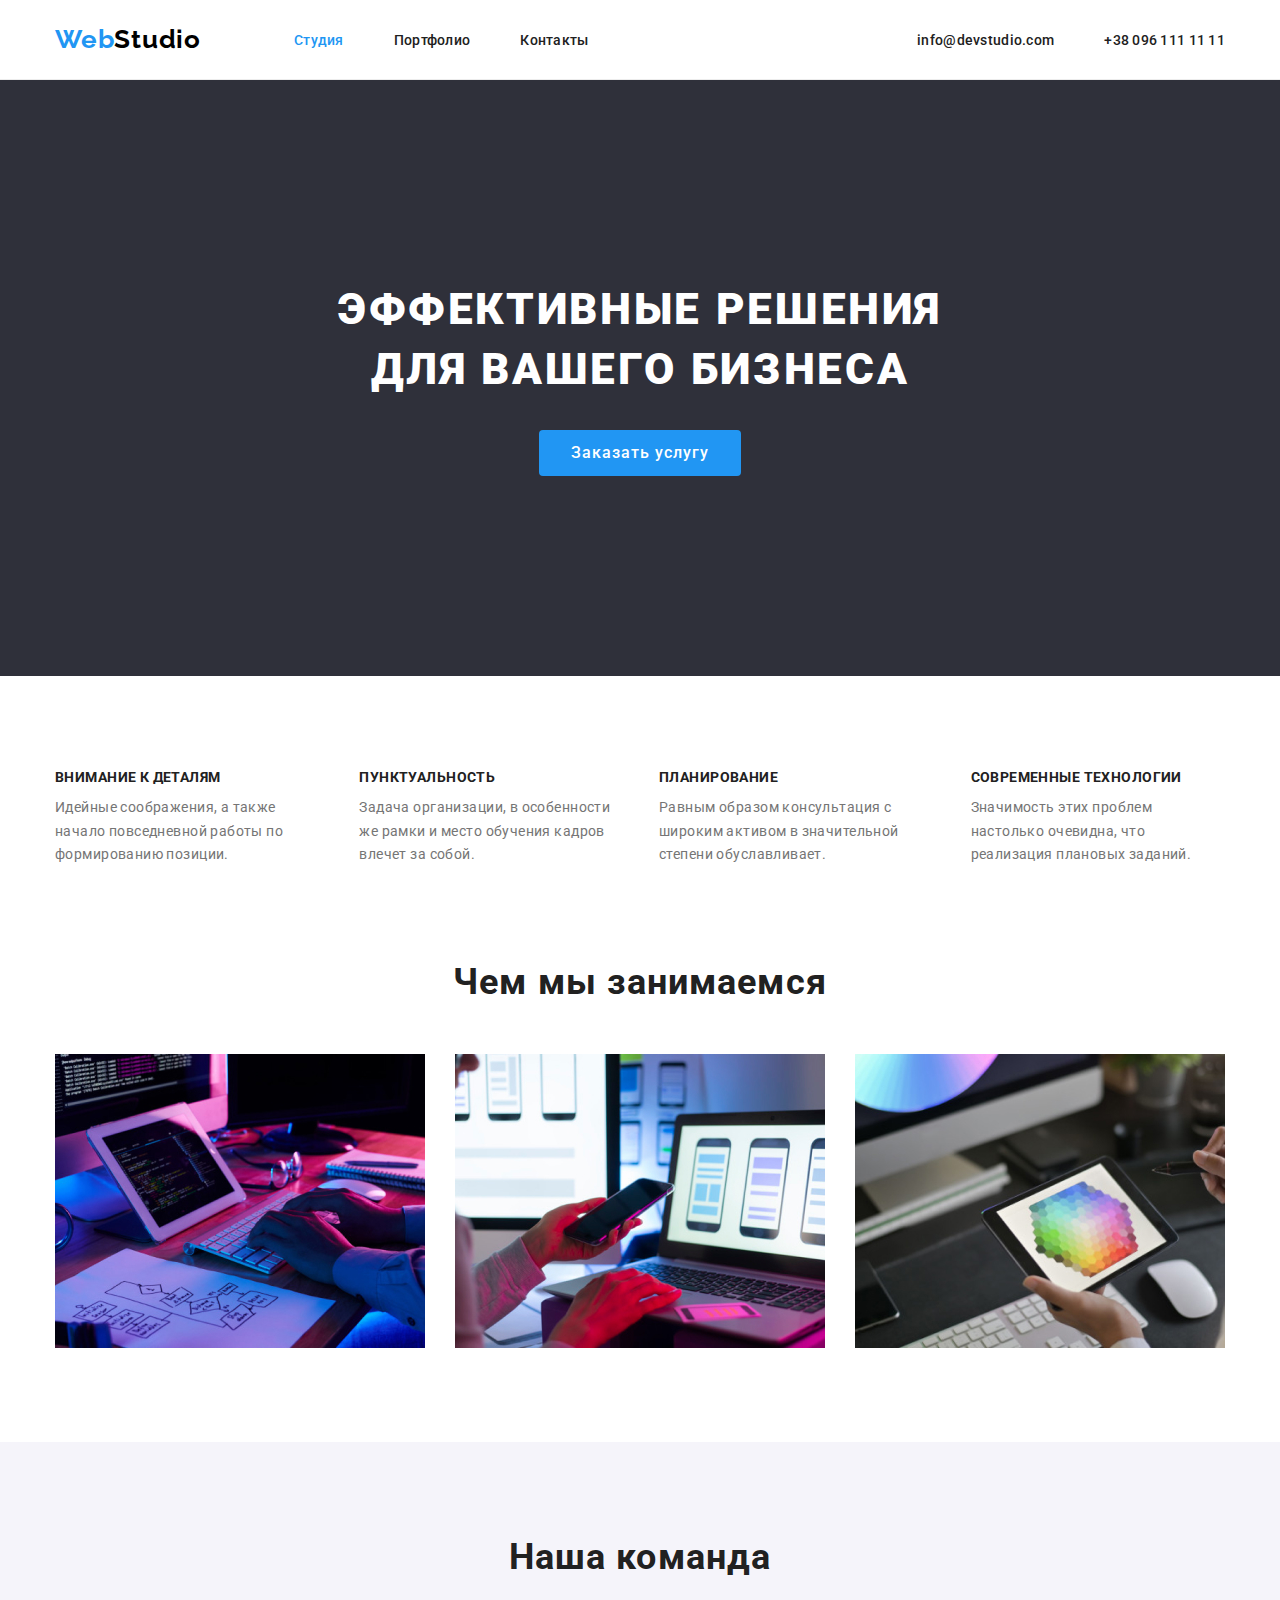
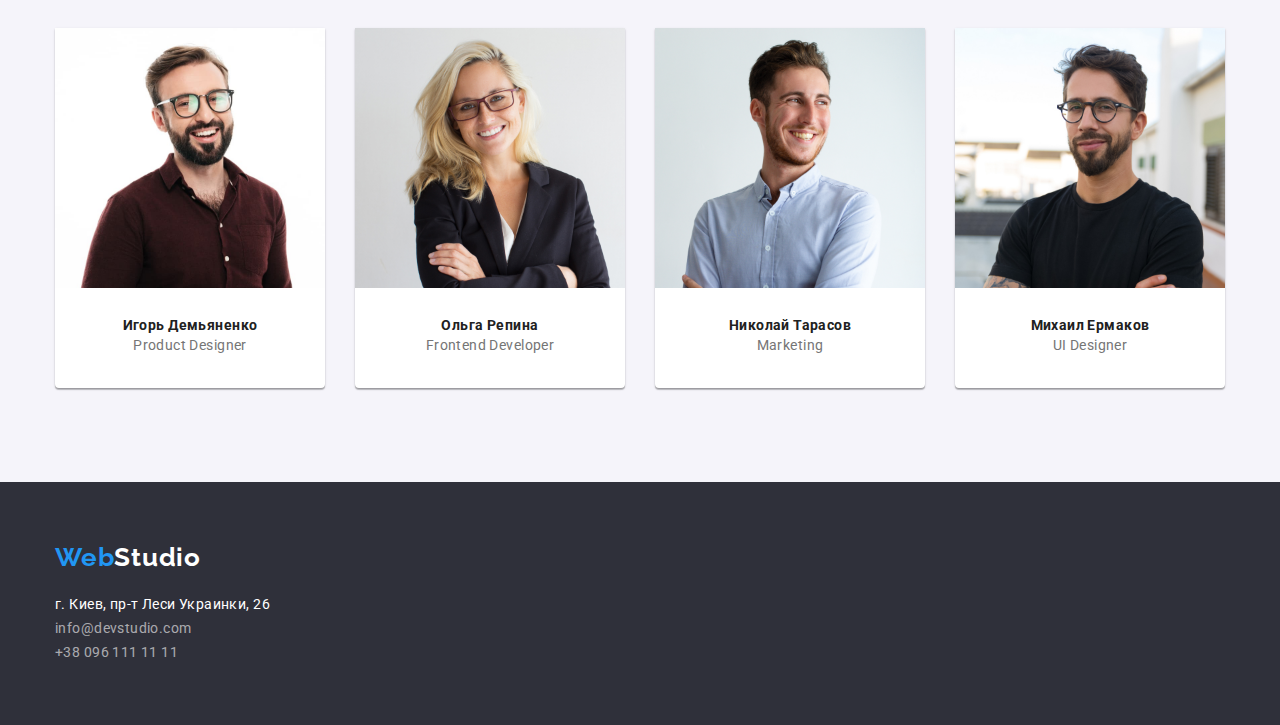
<file: index.html>
<!DOCTYPE html>
<html lang="ru">
<head>
  <meta charset="UTF-8">
  <meta http-equiv="X-UA-Compatible" content="IE=edge">
  <meta name="viewport" content="width=device-width, initial-scale=1.0">
  <title>Студия</title>
  <link rel="preconnect" href="https://fonts.gstatic.com">
  <link rel="stylesheet"
  href="https://fonts.googleapis.com/css2?family=Raleway:wght@700&family=Roboto:wght@400;500;700;900&display=swap"/>
  <link rel="stylesheet"
  href="https://cdnjs.cloudflare.com/ajax/libs/modern-normalize/1.0.0/modern-normalize.min.css"
  />
  <link rel="stylesheet" href="./css/styles.css"/>
</head>
<body>
  <header class="header">
    <div class="container header-container">
      <nav class="header-nav">
        <a href="" class="link-logo">Web<span class="accent-logo">Studio</span></a>
        <ul class="nav-ul">
          <li class="item"><a href="" class="link acctive">Студия</a></li>
          <li class="item"><a href="./portfolio.html" class="link">Портфолио</a></li>
          <li class="item"><a href="#contacts" class="link">Контакты</a></li>
        </ul>
      </nav>
      <ul class="nav-ul">
        <li class="item"><a href="mailto:info@devstudio.com"class="link contacts">info@devstudio.com</a></li>
        <li class="item"><a href="tel:+380961111111"class="link contacts">+38 096 111 11 11</a></li>
      </ul>
    </div>
  </header>
  <main>
    <!-- Первая секция Герой  -->
    <section class="section-hero">
        <h1 class="hero">Эффективные решения</br>для вашего бизнеса</h1>    
        <button type="button" class="button order">Заказать услугу</button>
      </section>
    <!-- Чем занимаемся -->
    <section class="section what-we-do">
      <ul class="container row">
        <li class="li">
          <h3 class="title">Внимание к деталям</h3>
          <p class="text"> Идейные соображения, а также начало повседневной работы по формированию позиции.</p>
        </li>

        <li class="li">
          <h3 class="title">Пунктуальность</h3>
          <p class="text">Задача организации, в особенности же рамки и место обучения кадров влечет за собой.</p>
        </li>

        <li class="li">
          <h3 class="title">Планирование</h3>
          <p class="text"> Равным образом консультация с широким активом в значительной степени обуславливает.</p>
        </li>

        <li class="li">
          <h3 class="title">Современные технологии</h3>
          <p class="text">Значимость этих проблем настолько очевидна, что реализация плановых заданий.</p>
        </li>
      </ul>
      <div class="container what-we-do">
        <h2 class="what-we-do-hh">Чем мы занимаемся</h2>
        <ul class="what-we-do-ul">
          <li><img class="img-card" src="images/work-station-1.jpg" alt="work_station_1" width="370"></li>
          <li><img class="img-card" src="images/work-station-2.jpg" alt="work_station_2" width="370"></li>
          <li><img class="img-card" src="images/work-station-3.jpg" alt="work_station_3" width="370"></li>
        </ul>
      </div>
    </section>
      <!-- Наша команда -->
    <section class="section teams">
      <div class="container">
        <h2 class="teams-hh">Наша команда</h2>
        <ul class="teams-ul">
          <li class="card">
            <img class="img-card" src="./images/igor.jpg" alt="igor" width="270">
            <div class="card-thumb">
              <h3 class="title">Игорь Демьяненко</h3>
              <p class="text">Product Designer</p>
            </div>
          </li>
          
          <li class="card">
            <img class="img-card" src="./images/olga.jpg" alt="olga" width="270">
            <div class="card-thumb">
              <h3 class="title">Ольга Репина</h3>
              <p class="text">Frontend Developer</p>
            </div>
          </li>
          
          <li class="card">
            <img class="img-card" src="./images/nikolay.jpg" alt="nikolay" width="270">
            <div class="card-thumb">
              <h3 class="title">Николай Тарасов</h3>
              <p class="text">Marketing</p>
            </div>
          </li>
          
          <li class="card">
            <img class="img-card" src="./images/michail.jpg" alt="michail" width="270">
            <div class="card-thumb">
              <h3 class="title">Михаил Ермаков</h3>
              <p class="title text">UI Designer</p>
            </div>
          </li>
        </ul>
      </div>
    </section>
  </main>
  <footer class="footer" id="contacts">
    <div class="container">
      <a href="" class="link-logo">Web<span class="footer-accent-logo">Studio</span></a>
      <address class="adress">г. Киев, пр-т Леси Украинки, 26</address>
      <ul class="footer-list">
        <li><a href="mailto:info@devstudio.com" class="link">info@devstudio.com</a></li>
        <li><a href="tel:+380961111111" class="link">+38 096 111 11 11</a></li>
      </ul>
    </div>
  </footer>
</body>
</html>
</file>
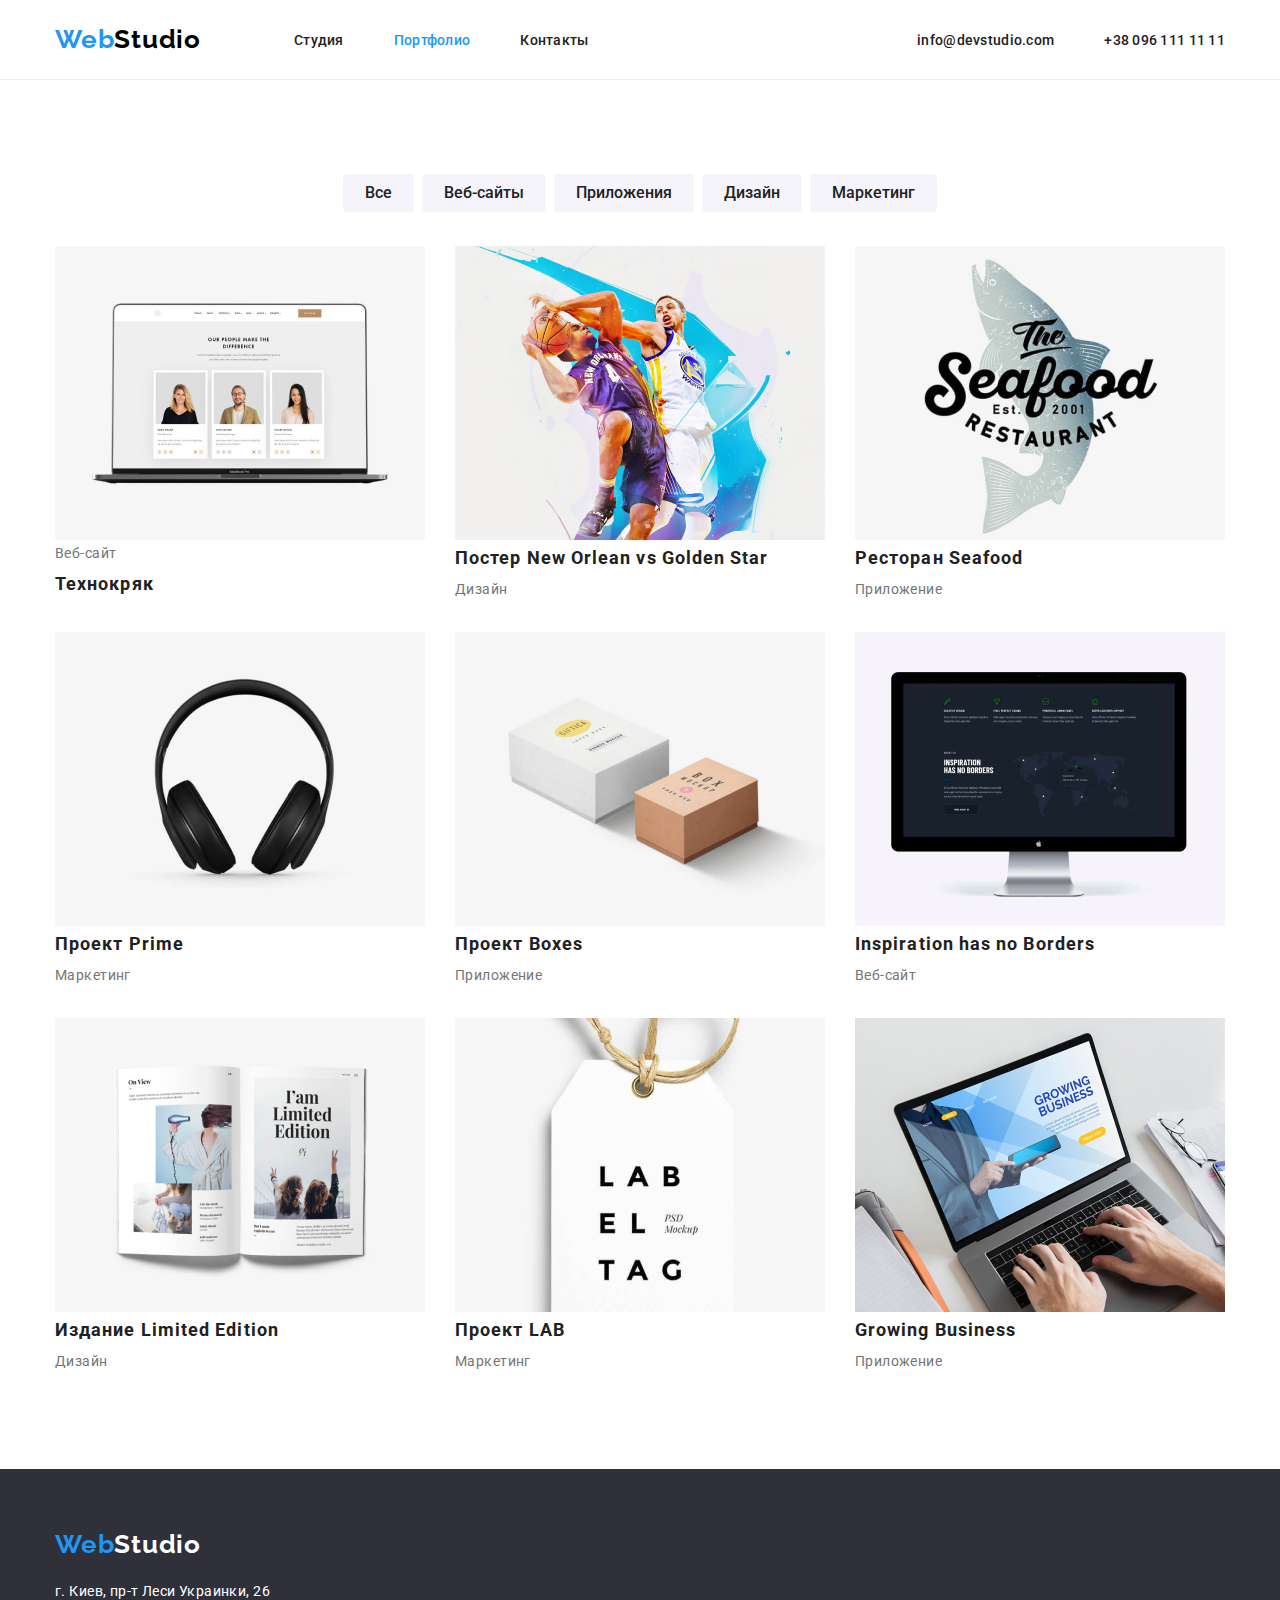
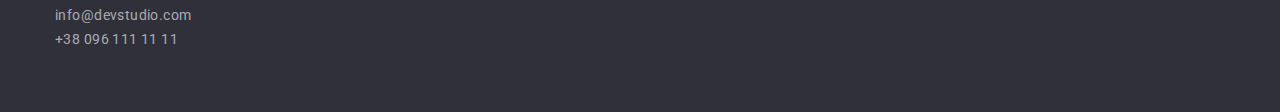
<file: portfolio.html>
<!DOCTYPE html>
<html lang="ru">
<head>
	<meta charset="UTF-8">
	<meta http-equiv="X-UA-Compatible" content="IE=edge">
	<meta name="viewport" content="width=device-width, initial-scale=1.0">
	<title>Портфолио</title>
	<link rel="preconnect" href="https://fonts.gstatic.com">
	<link rel="stylesheet"
	href="https://fonts.googleapis.com/css2?family=Raleway:wght@700&family=Roboto:wght@400;500;700;900&display=swap"/>
	<link rel="stylesheet"
  href="https://cdnjs.cloudflare.com/ajax/libs/modern-normalize/1.0.0/modern-normalize.min.css"
	/>
	<link rel="stylesheet" href="./css/styles.css"/>
</head>
<body>
	<header class="header">
		<div class="container header-container">
      <nav class="header-nav">
        <a href="" class="link-logo">Web<span class="accent-logo">Studio</span></a>
        <ul class="nav-ul">
          <li class="item"><a href="./index.html" class="link">Студия</a></li>
          <li class="item"><a href="" class="link acctive">Портфолио</a></li>
          <li class="item"><a href="#contacts" class="link">Контакты</a></li>
        </ul>
      </nav>
      <ul class="nav-ul">
        <li class="item"><a href="mailto:info@devstudio.com"class="link contacts">info@devstudio.com</a></li>
        <li class="item"><a href="tel:+380961111111"class="link contacts">+38 096 111 11 11</a></li>
      </ul>
    </div>
	</header>
	<main class="section portfolio">
		<div class="container">
			<ul class="list buttons">
						<li class="but"><button class="button">Все</button></li>
						<li class="but"><button class="button">Веб-сайты</button></li>
						<li class="but"><button class="button">Приложения</button></li>
						<li class="but"><button class="button">Дизайн</button></li>
						<li class="but"><button class="button">Маркетинг</button></li>
			</ul>
			<ul class="list-cards">
				<li class="items">
          <img src="images/techcriak.jpg" alt="techcriak" width="370" height="294">
          <p class="text">Веб-сайт</p>
          <h3 class="title">Технокряк</h3>
				</li>

				<li class="items">
					<img src="images/poster-no-vs-gs.jpg" alt="New Orlean vs Golden Star" width="370" height="294">
					<h3 class="title">Постер New Orlean vs Golden Star</h3>
					<p class="text">Дизайн</p>
				</li>

				<li class="items">
          <img src="images/seefood.jpg" alt="Seefood restoran" width="370" height="294">
          <h3 class="title">Ресторан Seafood</h3>
          <p class="text">Приложение</p>
        </li>

        <li class="items">
          <img src="images/progect-prime.jpg" alt="Progect Prime" width="370" height="294">
          <h3 class="title">Проект Prime</h3>
          <p class="text">Маркетинг</p>
         </li>
                
        <li class="items">
          <img src="images/progect-boxes.jpg" alt="Progect Boxes" width="370" height="294">
          <h3 class="title">Проект Boxes</h3>
          <p class="text">Приложение</p>
        </li>
           
				<li class="items">
          <img src="images/web-site-inspiration.jpg" alt="Inspiration has no Borders" width="370" height="294">
          <h3 class="title">Inspiration has no Borders</h3>
					<p class="text">Веб-сайт</p>
				</li>

				<li class="items">
          <img src="images/book-le.jpg" alt="Limited Edition book" width="370" height="294">
          <h3 class="title">Издание Limited Edition</h3>
          <p class="text">Дизайн</p>
				</li>

        <li class="items">
          <img src="images/progect-lab.jpg" alt="Progect LAB" width="370" height="294">
          <h3 class="title">Проект LAB</h3>
          <p class="text">Маркетинг</p>
        </li>

				<li class="items">
          <img src="images/app-gb.jpg" alt="Growing Business" width="370" height="294">
          <h3 class="title">Growing Business</h3>
          <p class="text">Приложение</p>
        </li>
			</ul>
		</div>
	</main>
	<footer class="footer" id="contacts">
				<div class="container">
						<a href="" class="link-logo">Web<span class="footer-accent-logo">Studio</span></a>
						<address class="adress">г. Киев, пр-т Леси Украинки, 26</address>
						<ul class="footer-list">
								<li><a href="mailto:info@devstudio.com" class="link">info@devstudio.com</a></li>
								<li><a href="tel:+380961111111" class="link">+38 096 111 11 11</a></li>
						</ul>
				</div>
	</footer>
</body>
</html>
</file>
<file: css/styles.css>
:root {
  --body-color: #FFFFFF;
  --header-color: #FFFFFF;
  --header-border-color: #ECECEC;
  --link-logo-color: #2196F3;
  --accent-logo-color: #000000;
  --hero-color: #2F303A;
  --hero-text-color: #FFFFFF;
  --title-text-color: #757575;
  --accent-color: #2196F3;
  --what-we-do-color: #FFFFFF;
  --teams-color: #F5F4FA;
  --card-bg-color: #FFFFFF;
  --footer-color: #2F303A;
  --footer-accent-logo: #FFFFFF;
  --footer-list-color: rgba(255, 255, 255, 0.6);
  --primary-text-color: #212121;
  --accent-color-second: #ffffff;
  --section-one-color: #2F303A;
  --footer-color-list: rgba(255, 255, 255, 0.6);
  --items-border: #EEEEEE;
  --list-cards-gap: 30px;
  /* --body-color-second: #F5F4FA; */
}

body {
  background-color: var(--body-color); 
  color: var(--primary-text-color);
  font-family:'Roboto', sans-serif;
  font-style: normal;
}

h1,
h2,
h3,
p,
ul {
  margin-top: 0;
  margin-bottom: 0;
  padding-left: 0;
  padding-right: 0;
}

ul {
  list-style: none;
}
/* Header */
.header {
  background-color: var(--header-color);
  border-bottom: 1px solid var(--header-border-color);
  font-size: 14px;
  font-weight: 500;
  line-height: 1.143;
  letter-spacing: 0.02em;
  height: 80px;
}

.container {
  width: 1200px;
  margin-left: auto;
  margin-right: auto;
  padding-left: 15px;
  padding-right: 15px;
  /* display: flex;
  justify-content: space-between; */
  /* outline: 2px solid tomato; */
}

.header-container {
  justify-content: space-between;
  padding-top: 24px;
  padding-bottom: 25px;
}


.row,
.header-container,
.header-nav,
.nav-ul
 {
  display: flex;
  align-items: center;
}

.row {
  margin-bottom: 94px;
}

.link-logo{
  color: inherit;
  text-decoration: none;
  font-family: Raleway, sans-serif;
  font-weight: 700; 
  font-size: 26px;
  line-height: 1.2;
  letter-spacing: 0.03em;
  color: var(--link-logo-color);
  padding-right: 93px;
}

.accent-logo {
  color: var(--accent-logo-color);
}

.link {
  color: inherit;
  text-decoration: none;
}

.link:hover,
.link:focus{
  color: var(--accent-color);
}

.acctive{
  color: var(--accent-color);
}

.nav-ul .item:not(:last-child) {
  margin-right: 50px;
}

.section {
  padding-top: 94px;
  padding-bottom: 94px;
}
.section-hero {
  background-color: var(--hero-color);
  padding-top: 200px;
  padding-bottom: 200px;
  text-align: center;
}

.hero {
  margin-bottom: 30px;
  color: var(--hero-text-color);
  font-weight: 900;
  font-size: 44px;
  line-height: 1.36;
  letter-spacing: 0.06em;
  text-transform: uppercase;
}

.button {
  font-weight: 500;
  font-size: 16px;
  line-height: 26px;
  border-radius: 4px;
  background: #F5F4FA;
  color: var(--primary-text-color);
  border-width: 0vw;
  padding: 6px 22px;
  cursor:pointer;
}

.button:hover,
.button:focus {
  background-color: var(--accent-color);
  color: var(--accent-color-second);
}

.order{
  color: var(--accent-color-second);
  background-color: var(--accent-color);
  padding: 10px 32px;
  text-align: center;
  letter-spacing: 0.06em;
  margin: auto;
}
.what-we-do .li:not(:last-child) {
  margin-right: 30px;
}

.title{
  font-size: 14px;
  line-height: 1.14;
  letter-spacing: 0.03em;
  font-weight: 700;
  /* margin-bottom: 10px; */
}

.what-we-do .title {
  margin-bottom: 10px;
}
 .img-card {
   display: block;
 }

.card {
  background-color: var(--card-bg-color);
  box-shadow: 0px 1px 3px rgba(0, 0, 0, 0.12), 0px 1px 1px rgba(0, 0, 0, 0.14), 0px 2px 1px rgba(0, 0, 0, 0.2);
  border-radius: 0px 0px 4px 4px;
  text-align: center;
  /* padding-bottom: 30px; */
}
.card-thumb {
  padding: 30px;
}

.text{
  color: var(--title-text-color);
  font-weight: 400;
  font-size: 14px;
  line-height: 1.71;
  letter-spacing: 0.03em;
}
.what-we-do-hh,
.teams-hh {
  text-align: center;
  margin-bottom: 50px;
  font-size: 36px;
  font-weight: 700;
  line-height: 1.17;
  letter-spacing: 0.03em;

}

.what-we-do .title {
  text-transform: uppercase;
}

.section.teams {
  background-color: var(--teams-color);
}
.what-we-do-ul,
.teams-ul {
  display: flex;
  justify-content: space-between;
}

.footer {
  background-color: var(--footer-color);
  padding-top: 60px;
  padding-bottom: 60px;
  color: var(--accent-color-second);
  font-size: 14px;
  line-height: 1.71;
  font-weight: 400;
  letter-spacing: 0.03em;
}

.footer-accent-logo {
 color: var(--footer-accent-logo  );
}

.adress {
  font-style: normal;
  padding-top: 20px;
}

.footer-list {
  color: var(--footer-list-color);
}

.list-cards {
  display: flex;
  flex-wrap: wrap;
  margin-top: calc( -1 * var(--list-cards-gap) + 34px);
  margin-left: calc( -1 * var(--list-cards-gap));
}

.list-cards > .items {
  background: var(--body-color);
  /* border: 1px solid var(--items-border); */
  box-sizing: border-box;
  flex-basis: calc(100% /3 - var(--list-cards-gap));
  margin-top: var(--list-cards-gap);
  margin-left: var(--list-cards-gap);
}

.cards-title {
  border-left: 1px solid #EEEEEE;
  border-right: 1px solid #EEEEEE;
  border-bottom: 1px solid #EEEEEE;
  padding: 20px 24px;
}

.list-cards  img {
  display: block;
  max-width: 100%;
}


.portfolio .title{
  font-size: 18px;
  line-height: 2;
  letter-spacing: 0.06em;
}
.portfolio .text{
  line-height: 1.87;
}
.buttons {
  display: flex;
  justify-content: center;
  /* background-color: burlywood; */
}

.list.buttons .but:not(:last-child) {
  margin-right: 8px;
}
</file>
